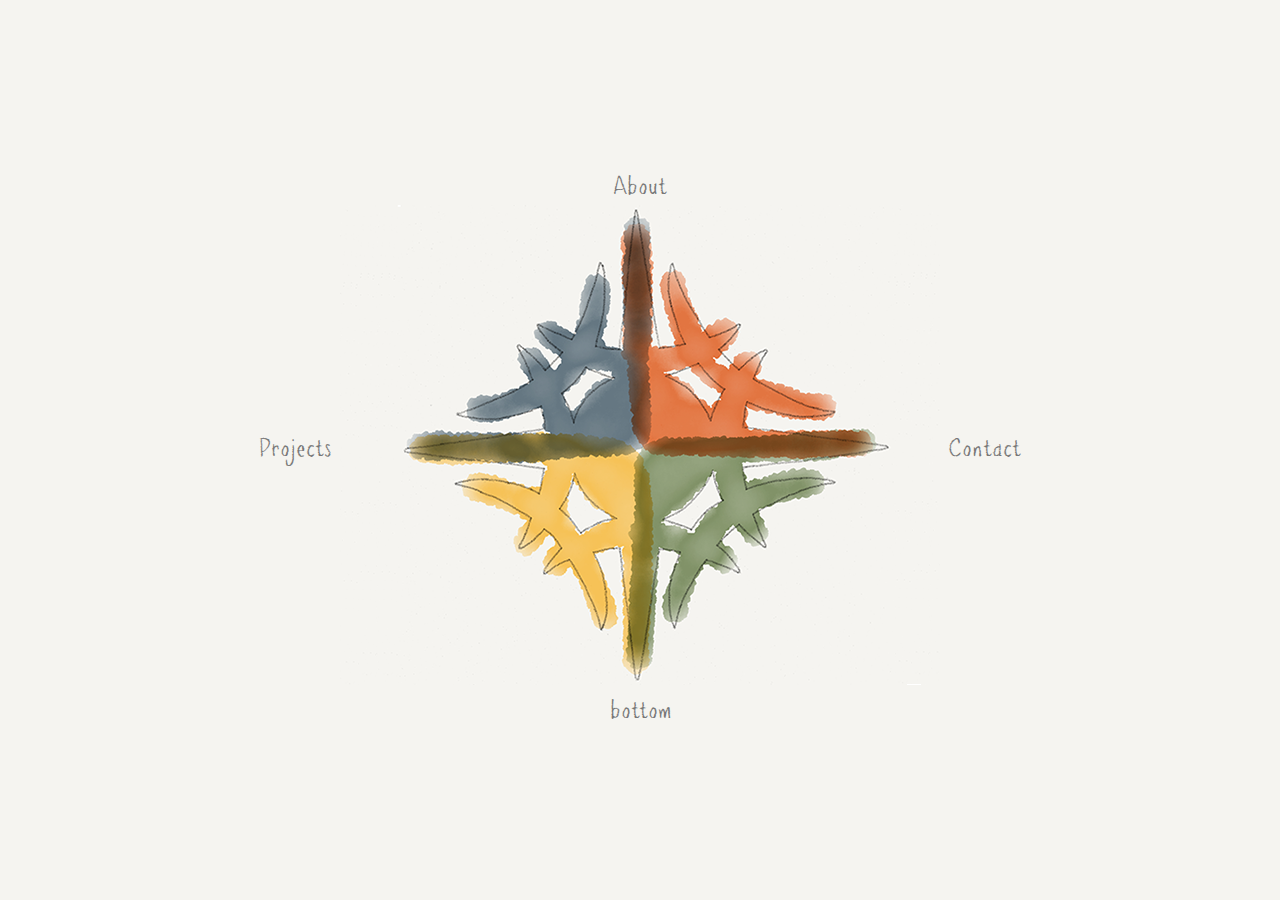
<file: index.html>
<!DOCTYPE html>
<html>

<head>
    <title>Alcaeos</title>
    <meta content="width=device-width, user-scalable=no" name="viewport" />
    <link rel="stylesheet" href="fonts/font.css" />
    <style>
    html,
    body {
        background: #f5f4f0;
        margin: 0;
        padding: 0;
        height: 100%;
    }

    #container {
        height: 100%;
        display: table;
        width: 768px;
        margin: auto;
    }

    #content {
        font-family: PPETRIAL;
        font-size: 25px;
        text-align: center;
        display: table-cell;
        vertical-align: middle;
    }

    #content a {
        transition: color 0.4s ease-out;
        color: #777;
        text-decoration: none;
    }

    #content a:hover {
        transition: color 0.4s ease-out;
        color: #ccc;
    }

    img {
        width: 100%;
    }

    .top {}

    .bottom {}

    .middleItem,
    .middleItemImage {
        display: inline-block;
        vertical-align: middle;
    }

    .middleItemImage {
        transition: width 0.4s ease;
        width: 600px;
    }

    @media (max-width: 766px),
    (max-height: 552px) {
        #container {
            width: 100%;
        }
        .middleItemImage {
            width: 200px;
        }
        .middle,
        .middleItem {
            display: block;
        }
    }
    </style>
</head>

<body>
    <div id="container">
        <div id="content">
            <div class="top">
                <a href="#">About</a>
            </div>
            <div class="middleItem">
                <a href="#">Projects</a>
            </div>
            <div class="middleItemImage">
                <img src="images/Logo1.png" />
            </div>
            <div class="middleItem">
                <a href="#">Contact</a>
            </div>
            <div class="bottom">
                <a href="#">bottom</a>
            </div>
        </div>
    </div>
</body>

</html>
</file>
<file: fonts/font.css>
@font-face
{
	font-family: "PPETRIAL";
	src: url("pencilFont/PPETRIAL.ttf");
}
</file>
